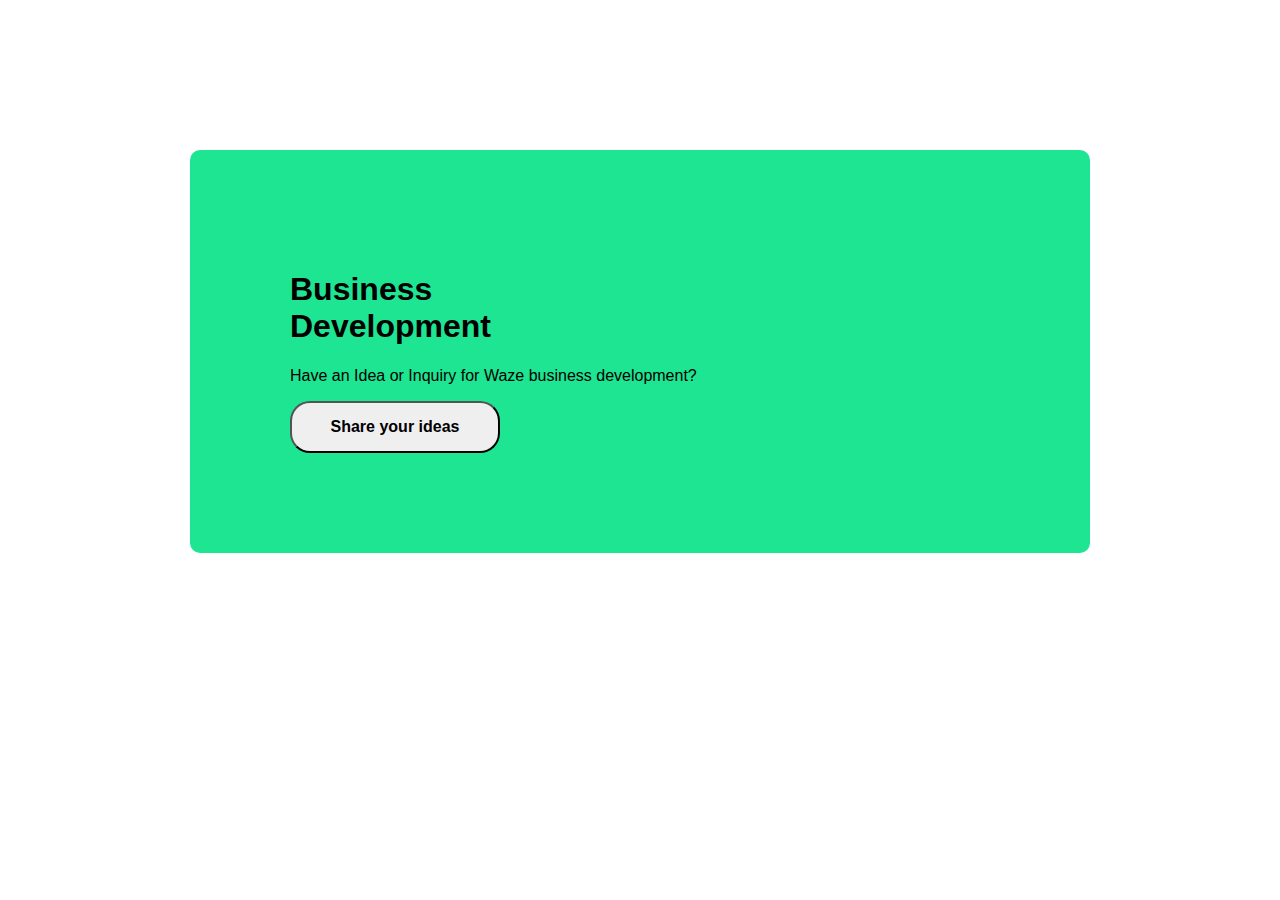
<file: mockup1/index.html>
<!DOCTYPE html>
<html lang="en">
  <head>
    <meta charset="UTF-8" />
    <meta name="viewport" content="width=device-width, initial-scale=1.0" />
    <title>Document</title>
    <link rel="stylesheet" href="style.css" />
  </head>
  <body>
    <!-- Ideas Sharing Mockup -->
    <div class="container">
      <h1 class="head">Business Development</h1>
      <p>Have an Idea or Inquiry for Waze business development?</p>
      <button class="btn-white">Share your ideas</button>
    </div>
  </body>
</html>
</file>
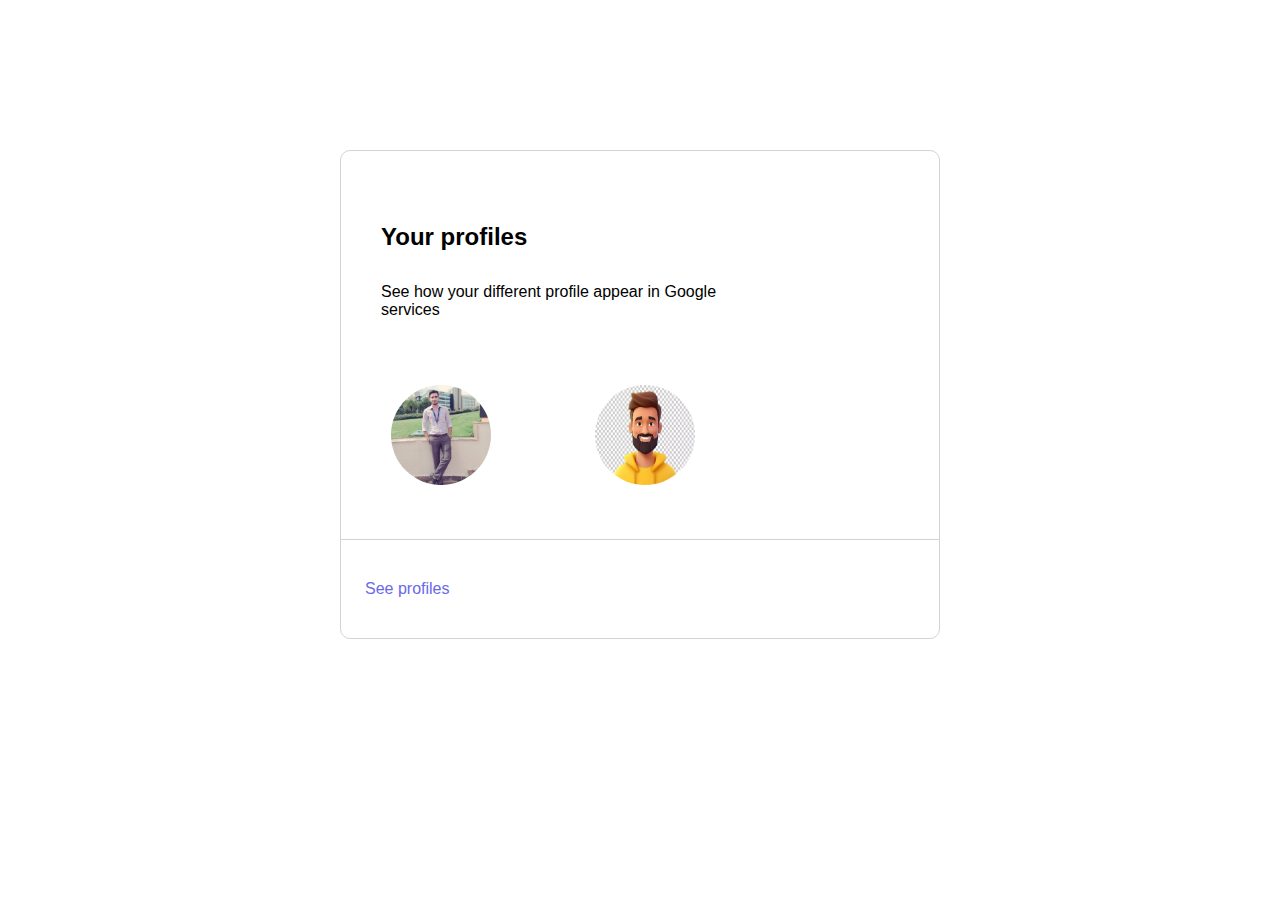
<file: mockup2/index.html>
<!DOCTYPE html>
<html lang="en">
  <head>
    <meta charset="UTF-8" />
    <meta name="viewport" content="width=device-width, initial-scale=1.0" />
    <title>MockUp2</title>
    <link rel="stylesheet" href="style.css" />
  </head>
  <body>
    <div class="container">
      <h4 class="head padding-left padding-top">Your profiles</h4>
      <p class="padding-left">
        See how your different profile appear in Google services
      </p>
      <div class="image">
        <img
          class="imagelist"
          src="./WhatsApp Image 2022-03-05 at 8.09.25 PM.jpeg"
          alt="suarav's image"
        />
        <img class="imagelist" src="./avatar.png" alt="avatar" />
      </div>
      <div class="profile">
        <p class="padding-element">See profiles</p>
      </div>
    </div>
  </body>
</html>
</file>
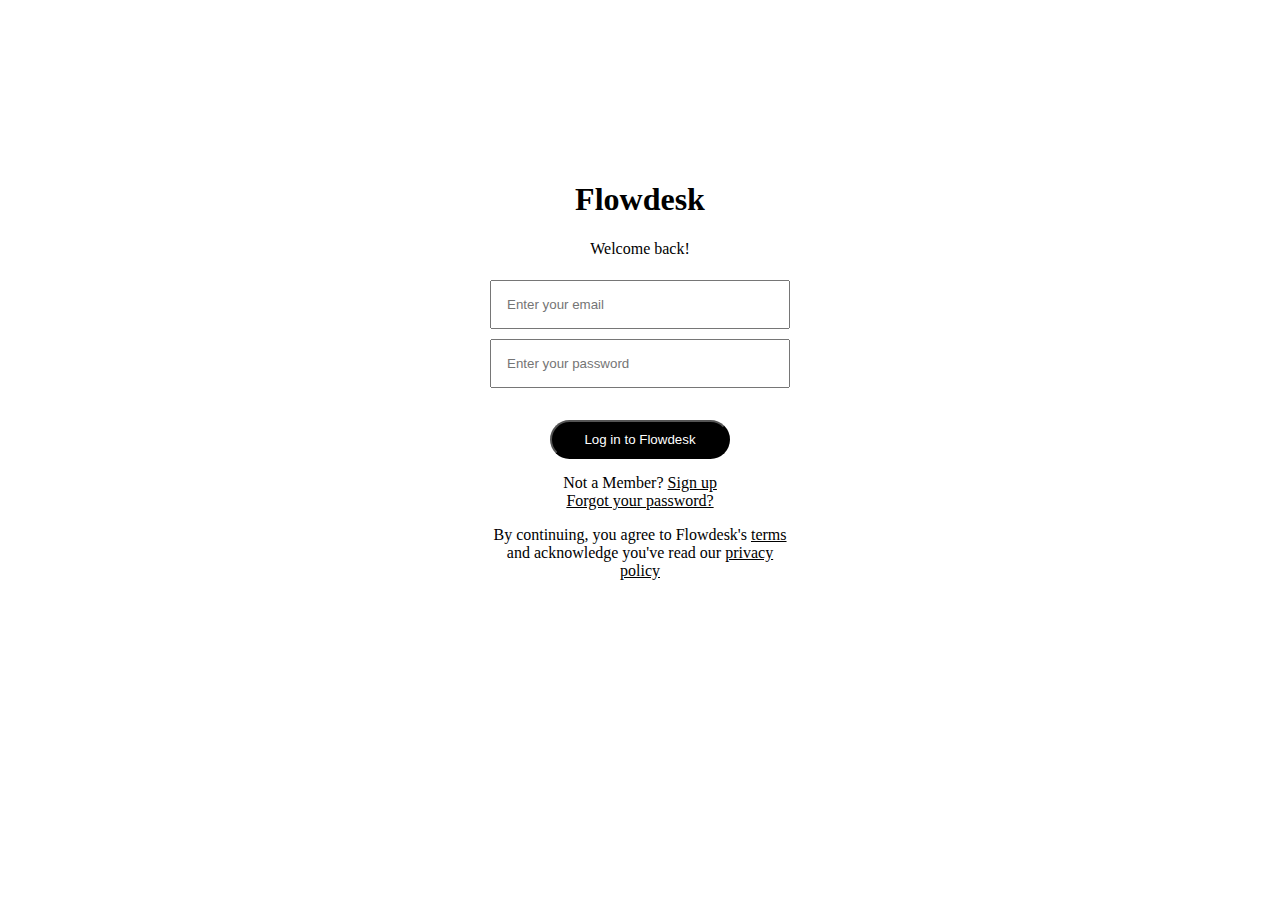
<file: mockup4/index.html>
<!DOCTYPE html>
<html lang="en">
  <head>
    <meta charset="UTF-8" />
    <meta name="viewport" content="width=device-width, initial-scale=1.0" />
    <title>mockup4</title>
    <link rel="stylesheet" href="style.css" />
  </head>
  <body>
    <div class="container">
      <h1 class="head">Flowdesk</h1>
      <span>Welcome back!</span>
      <div class="inputcont">
        <input type="text" placeholder="Enter your email" />
        <input type="password" placeholder="Enter your password" />
      </div>
       <div class="button">
        <button class="btn-dark">Log in to Flowdesk</button>
        </div>
    <div class="auth">
      <span>Not a Member?</span>
      <span class="text-dec">Sign up</span>
      <p class="password-info text-dec">Forgot your password?</p>
    </div>
      <div>
        <p>
          By continuing, you agree to Flowdesk's <span class="text-dec">terms</span> and
          acknowledge you've read our <span class="text-dec">privacy policy</span>
        </p>
      </div>
    </div>
  </body>
</html>
</file>
<file: mockup1/style.css>
.container{
    width: 700px;
    background-color: #1de592;
    padding: 100px;
    margin: 150px auto;
    border-radius: 10px;
    font-family: Arial, Helvetica, sans-serif;
}

.head{
    width: 20%;
    
}

.btn-white{
    width: 30%;
    padding: 15px;
    font-size: 16px;
    font-family: Arial, Helvetica, sans-serif;
    border-radius: 20px;
    font-weight: 600;
}
</file>
<file: mockup2/style.css>
.container{ 
    width: 600px;
    box-sizing: border-box;
    margin: 150px auto;
    border: 1px solid lightgray;
    border-radius: 10px;
    font-family: Arial, Helvetica, sans-serif;
}
.padding-left{
    padding-left: 40px;
}

.padding-top{
    padding-top: 40px;
}
.padding-element{
    padding: 24px;
}
p{
    width: 60%;
    font-weight: 200;
    font-size: 16px;
    font-family: sans-serif;
}
.head{
    font-weight: 400px;
    font-size: 24px;

}
.imagelist{
    width: 100px;
    height: 100px;
    border-radius: 50px;
    margin: 50px;
}
.profile{
    border-top: 1px solid lightgray;
    color: rgb(105, 105, 232);
    font-weight: 600;
}
</file>
<file: mockup4/style.css>
.container{
    width: 320px;
    margin: 150px auto;
    text-align: center;
    box-sizing: border-box;
    padding: 10px;
}

.inputcont{
    margin: 22px 0;
}
input{
    width: 100%;
    box-sizing: border-box;
    margin-bottom: 10px;
    padding: 15px;
}

.button{
    text-align: center;
}

.btn-dark{
    width: 60%;
    background-color: black;
    color: white;
    padding: 10px;
    border-radius: 40px;
}

.text-dec{
    text-decoration: underline;
}

.password-info{
    margin: 0;
}
.auth{
    margin-top: 15px;
}
</file>
